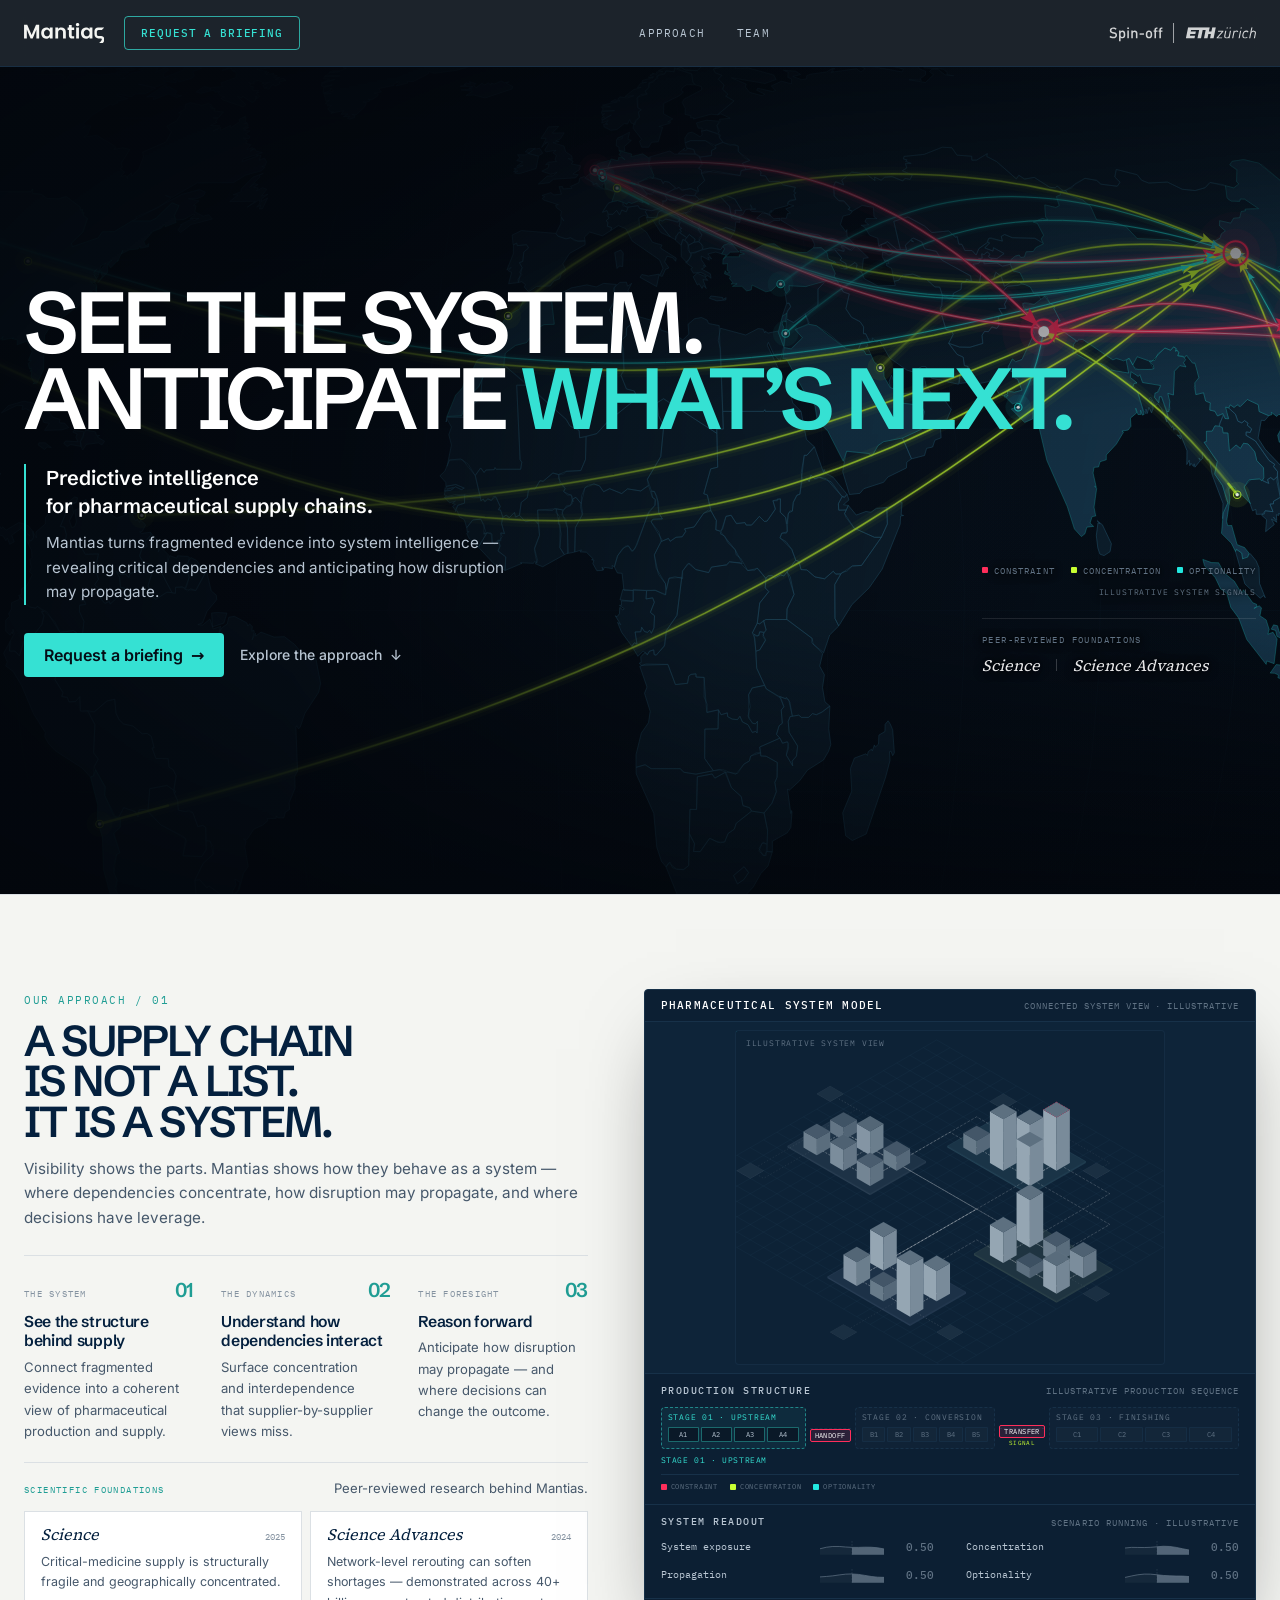
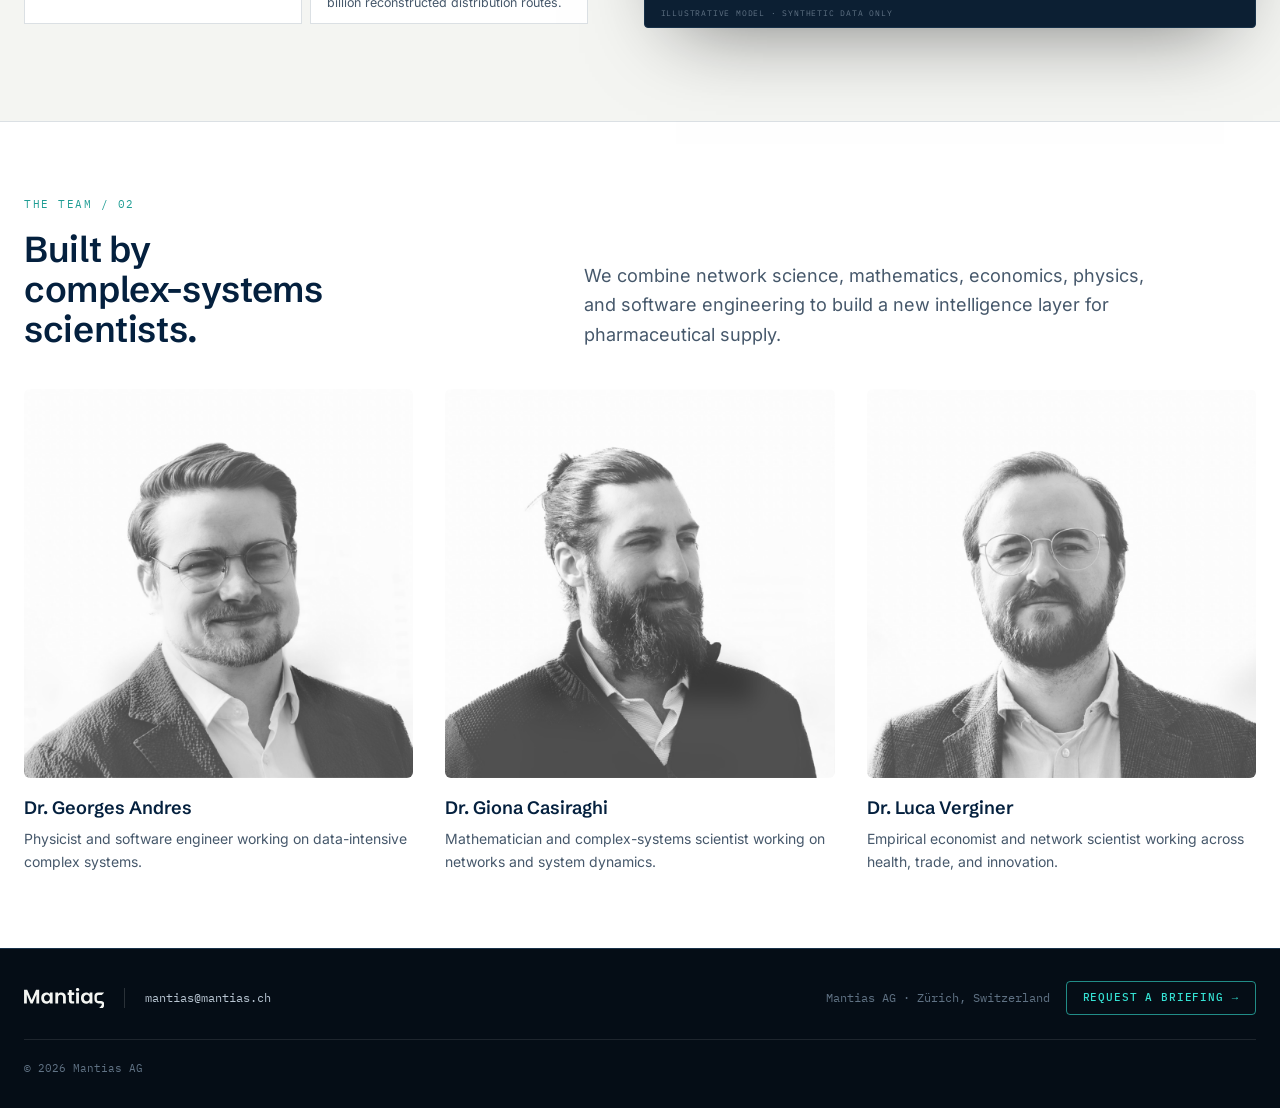
<file: index.html>
<!doctype html>
<html lang="en">
  <head>
    <meta charset="UTF-8" />
    <link rel="icon" type="image/svg+xml" href="/favicon.svg" />
    <meta name="viewport" content="width=device-width, initial-scale=1.0" />
    <title>Mantias — Predictive intelligence for pharmaceutical supply chains</title>
    <meta
      name="description"
      content="Mantias is an ETH Zürich spin-off building predictive intelligence for pharmaceutical supply chains. Built on peer-reviewed research in complex systems and network science."
    />
    <meta property="og:title" content="Mantias — Predictive intelligence for pharmaceutical supply chains" />
    <meta
      property="og:description"
      content="An ETH Zürich spin-off building predictive intelligence for pharmaceutical supply chains."
    />
    <meta property="og:type" content="website" />
    <meta property="og:url" content="https://mantias.ch/" />

    <script type="application/ld+json">
      {
        "@context": "https://schema.org",
        "@type": "Organization",
        "name": "Mantias",
        "legalName": "Mantias AG",
        "url": "https://mantias.ch",
        "logo": "https://mantias.ch/images/mantias_logo.svg",
        "email": "mantias@mantias.ch",
        "description": "Mantias is an ETH Zürich spin-off building predictive intelligence for pharmaceutical supply chains.",
        "foundingLocation": {
          "@type": "Place",
          "address": { "@type": "PostalAddress", "addressLocality": "Zürich", "addressCountry": "CH" }
        },
        "founder": [
          { "@type": "Person", "name": "Luca Verginer", "sameAs": "https://www.linkedin.com/in/luca-verginer-66591b28/" },
          { "@type": "Person", "name": "Georges Andres", "sameAs": "https://www.linkedin.com/in/georges-andres-a06ab224a/" },
          { "@type": "Person", "name": "Giona Casiraghi", "sameAs": "https://www.linkedin.com/in/gionacasiraghi/" }
        ]
      }
    </script>

    <script defer src="https://cloud.umami.is/script.js" data-website-id="dc8286c4-5a3e-49ed-8c10-e4fdf9d73ea3"></script>
    <script type="module" crossorigin src="/assets/index-BhKurQ3x.js"></script>
    <link rel="stylesheet" crossorigin href="/assets/index-B_4P_Tpu.css">
  </head>
  <body>
    <div id="root"></div>
  </body>
</html>
</file>
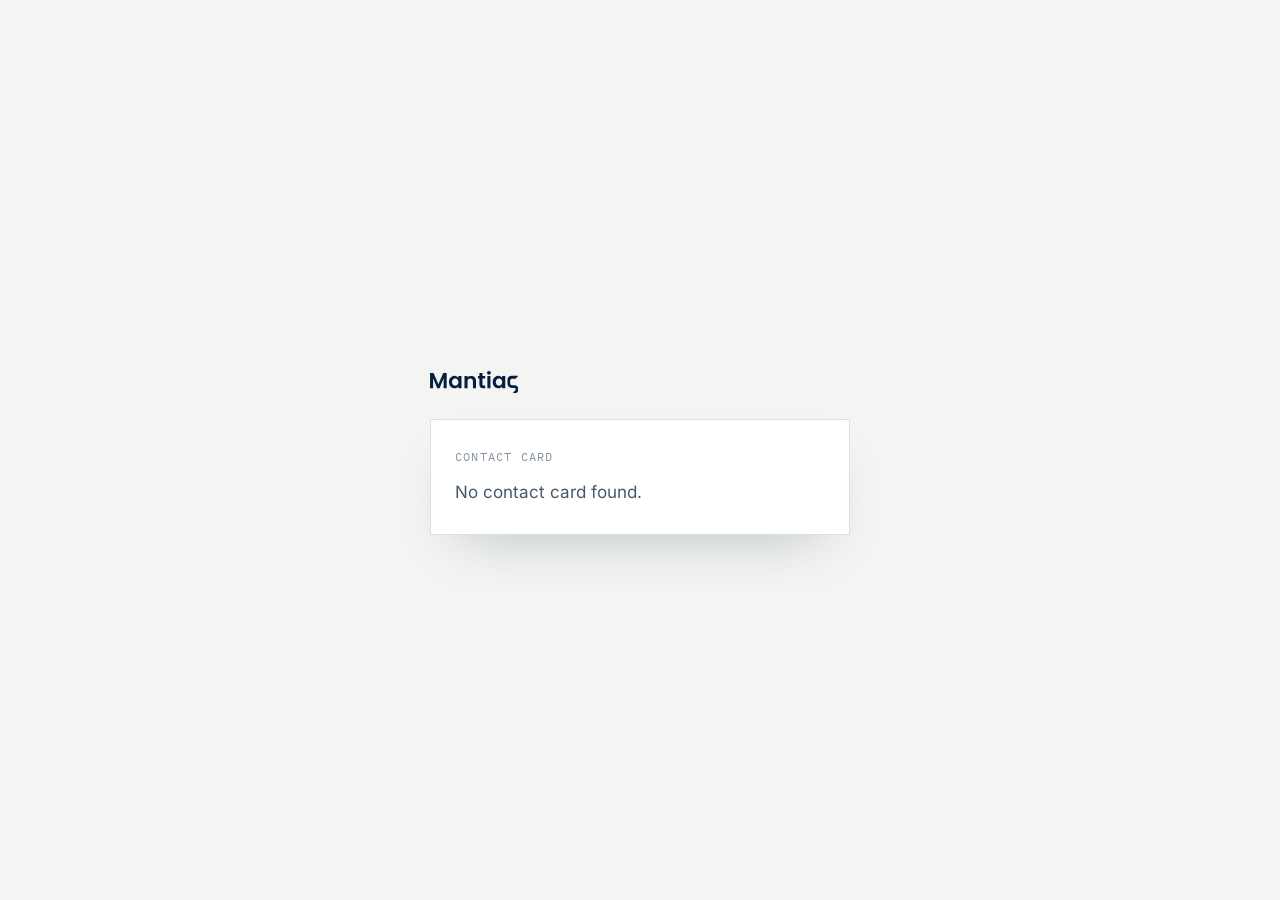
<file: v/index.html>
<!doctype html>
<html lang="en">
<head>
<meta charset="utf-8">
<meta http-equiv="Content-Security-Policy" content="default-src 'none'; script-src 'self'; style-src 'sha256-qaWipIee/IRAp9BEK267mZz+lrnfoMO/xZmXtQ6Xp0w='; img-src 'self'; font-src 'self'; connect-src 'none'; form-action 'none'; base-uri 'none'; object-src 'none'">
<meta name="referrer" content="no-referrer">
<meta name="robots" content="noindex, nofollow">
<meta name="viewport" content="width=device-width, initial-scale=1, viewport-fit=cover">
<meta name="format-detection" content="telephone=no">
<meta name="theme-color" content="#f4f5f2" media="(prefers-color-scheme: light)">
<meta name="theme-color" content="#242c33" media="(prefers-color-scheme: dark)">
<title>Contact card</title>
<link rel="icon" type="image/svg+xml" href="/favicon.svg">
<link rel="preload" href="/v/fonts/instrument-sans-latin-wght-normal.woff2" as="font" type="font/woff2" crossorigin>
<link rel="preload" href="/v/fonts/inter-latin-wght-normal.woff2" as="font" type="font/woff2" crossorigin>
<style>
/* Fonts: self-hosted latin subsets (Fontsource), per design-system decision 0002. */
@font-face{font-family:'Instrument Sans Variable';font-style:normal;font-display:swap;font-weight:400 700;src:url(/v/fonts/instrument-sans-latin-wght-normal.woff2) format('woff2-variations')}
@font-face{font-family:'Inter Variable';font-style:normal;font-display:swap;font-weight:100 900;src:url(/v/fonts/inter-latin-wght-normal.woff2) format('woff2-variations')}
@font-face{font-family:'IBM Plex Mono';font-style:normal;font-display:swap;font-weight:400;src:url(/v/fonts/ibm-plex-mono-latin-400-normal.woff2) format('woff2')}
/* Tokens: values mirror @mantias-dev/tokens semantic.css (this page is static and cannot import the private package). */
:root{color-scheme:light;
--mantias-font-display:'Instrument Sans Variable',ui-sans-serif,system-ui,sans-serif;
--mantias-font-body:'Inter Variable',ui-sans-serif,system-ui,sans-serif;
--mantias-font-mono:'IBM Plex Mono',ui-monospace,'SF Mono',monospace;
--mantias-color-surface-page:#f4f5f2;--mantias-color-surface-card:#fff;--mantias-color-surface-ink:#04203e;
--mantias-color-ink:#04203e;--mantias-color-ink-soft:#46586b;--mantias-color-ink-faint:#8593a1;--mantias-color-on-ink:#f4f5f2;
--mantias-color-accent:#1f9d94;--mantias-color-hairline:#dbe0e4;
--mantias-shadow-figure:0 24px 60px -32px rgba(4,32,62,.35);
--mantias-button-bg:#04203e;--mantias-button-fg:#fff;--mantias-focus-ring:#1f9d94;--mantias-selection-bg:#04203e;--mantias-selection-fg:#f4f5f2;
--mantias-ease-out:cubic-bezier(.22,1,.36,1);--mantias-duration-base:200ms}
[data-theme='dark']{color-scheme:dark;
--mantias-color-surface-page:#242c33;--mantias-color-surface-card:#1b2329;--mantias-color-surface-ink:#e9edf0;
--mantias-color-ink:#e9edf0;--mantias-color-ink-soft:#b2bbc2;--mantias-color-ink-faint:#848e97;--mantias-color-on-ink:#242c33;
--mantias-color-accent:#58c8be;--mantias-color-hairline:#3a444c;
--mantias-button-bg:#e9edf0;--mantias-button-fg:#1b2329;--mantias-focus-ring:#58c8be;--mantias-selection-bg:#e9edf0;--mantias-selection-fg:#1b2329}
@media (prefers-color-scheme:dark){:root:not([data-theme='light']){color-scheme:dark;
--mantias-color-surface-page:#242c33;--mantias-color-surface-card:#1b2329;--mantias-color-surface-ink:#e9edf0;
--mantias-color-ink:#e9edf0;--mantias-color-ink-soft:#b2bbc2;--mantias-color-ink-faint:#848e97;--mantias-color-on-ink:#242c33;
--mantias-color-accent:#58c8be;--mantias-color-hairline:#3a444c;
--mantias-button-bg:#e9edf0;--mantias-button-fg:#1b2329;--mantias-focus-ring:#58c8be;--mantias-selection-bg:#e9edf0;--mantias-selection-fg:#1b2329}}
*{box-sizing:border-box}
html,body{margin:0;background:var(--mantias-color-surface-page);color:var(--mantias-color-ink)}
body{font-family:var(--mantias-font-body);font-size:.95rem;line-height:1.5;-webkit-font-smoothing:antialiased;text-rendering:optimizeLegibility;min-height:100vh;min-height:100dvh;display:flex;flex-direction:column;align-items:center;justify-content:center;padding:calc(24px + env(safe-area-inset-top)) calc(24px + env(safe-area-inset-right)) calc(24px + env(safe-area-inset-bottom)) calc(24px + env(safe-area-inset-left))}
::selection{background:var(--mantias-selection-bg);color:var(--mantias-selection-fg)}
:focus-visible{outline:2px solid var(--mantias-focus-ring);outline-offset:2px}
[hidden]{display:none!important}
main{width:100%;max-width:420px}
.brand{display:flex;align-items:center;margin:0 0 20px}
.wordmark{display:inline-flex;align-items:center;color:var(--mantias-color-ink);padding:6px 0}
.wordmark svg{height:22px;width:auto;fill:currentColor;display:block}
.card{background:var(--mantias-color-surface-card);border:1px solid var(--mantias-color-hairline);border-radius:0;box-shadow:var(--mantias-shadow-figure);padding:28px 24px}
.label{font-family:var(--mantias-font-mono);font-size:.75rem;font-weight:400;letter-spacing:.1em;text-transform:uppercase;color:var(--mantias-color-ink-faint);margin:0 0 14px}
h1{font-family:var(--mantias-font-display);font-size:1.75rem;line-height:1.15;font-weight:600;letter-spacing:-.025em;margin:0;overflow-wrap:anywhere}
.role{margin:6px 0 0;font-size:1.0625rem;line-height:1.35;color:var(--mantias-color-ink-soft);overflow-wrap:anywhere}
.rows{display:grid;gap:1px;background:var(--mantias-color-hairline);border-top:1px solid var(--mantias-color-hairline);border-bottom:1px solid var(--mantias-color-hairline);margin:22px 0 0;padding:0}
.rows:empty{display:none}
.row{display:grid;grid-template-columns:72px 1fr;gap:12px;align-items:baseline;background:var(--mantias-color-surface-card);padding:11px 0;margin:0}
.row dt{font-family:var(--mantias-font-mono);font-size:.75rem;letter-spacing:.1em;text-transform:uppercase;color:var(--mantias-color-ink-faint)}
.row dd{margin:0;font-size:1.0625rem;line-height:1.35;font-variant-numeric:tabular-nums;overflow-wrap:anywhere;white-space:pre-line}
.row a{color:var(--mantias-color-ink);text-decoration:none;transition:color var(--mantias-duration-base) var(--mantias-ease-out)}
.row a:hover,.row a:active{color:var(--mantias-color-accent)}
.add{display:inline-flex;width:100%;align-items:center;justify-content:center;gap:8px;margin:24px 0 0;padding:.875rem 1.5rem;min-height:48px;border:0;border-radius:0;background:var(--mantias-button-bg);color:var(--mantias-button-fg);font-family:var(--mantias-font-body);font-size:1rem;font-weight:600;line-height:1.2;cursor:pointer;-webkit-tap-highlight-color:transparent;-webkit-user-select:none;user-select:none;transition:transform var(--mantias-duration-base) var(--mantias-ease-out)}
.add:hover{transform:translateY(-2px)}
.add .glyph{transition:transform var(--mantias-duration-base) var(--mantias-ease-out)}
.add:hover .glyph{transform:translateX(2px)}
.status{margin:14px 0 0;font-size:.8125rem;line-height:1.5;color:var(--mantias-color-ink-soft);text-align:center;min-height:1.5em}
.fallback{display:block;margin:6px 0 0;font-size:.8125rem;color:var(--mantias-color-ink-soft);text-align:center;text-decoration:underline;text-underline-offset:2px;transition:color var(--mantias-duration-base) var(--mantias-ease-out)}
.fallback:hover{color:var(--mantias-color-ink)}
.empty{margin:0;font-size:1.0625rem;color:var(--mantias-color-ink-soft)}
@media (prefers-reduced-motion:reduce){*{transition-duration:.001ms!important}}
</style>
</head>
<body>
<main>
  <header class="brand">
    <a class="wordmark" href="https://mantias.ch/" aria-label="Mantias — home">
      <svg viewBox="0 0 296.51 73.76" aria-hidden="true"><path d="M55.92,6.46v51.08h-10.25V24.32l-13.68,33.23h-7.76L10.47,24.32v33.23H.23V6.46h11.64l16.25,37.98L44.36,6.46h11.56Z"/><path d="M65.84,26.22c1.63-3.17,3.85-5.61,6.66-7.32,2.8-1.71,5.94-2.56,9.4-2.56,3.02,0,5.67.61,7.94,1.83,2.27,1.22,4.09,2.76,5.45,4.61v-5.78h10.32v40.54h-10.32v-5.93c-1.32,1.9-3.14,3.48-5.45,4.72-2.32,1.24-4.99,1.87-8.01,1.87-3.42,0-6.53-.88-9.33-2.63-2.81-1.76-5.03-4.23-6.66-7.43-1.64-3.19-2.45-6.87-2.45-11.01s.82-7.73,2.45-10.9ZM93.83,30.87c-.98-1.78-2.29-3.15-3.95-4.1-1.66-.95-3.44-1.43-5.34-1.43s-3.66.46-5.27,1.39c-1.61.93-2.92,2.28-3.92,4.06-1,1.78-1.5,3.89-1.5,6.33s.5,4.57,1.5,6.4c1,1.83,2.32,3.23,3.95,4.21,1.63.98,3.38,1.46,5.23,1.46s3.68-.48,5.34-1.43c1.66-.95,2.98-2.32,3.95-4.1.98-1.78,1.46-3.92,1.46-6.4s-.49-4.62-1.46-6.4Z"/><path d="M149.81,20.99c2.98,3.05,4.46,7.31,4.46,12.77v23.78h-10.25v-22.39c0-3.22-.81-5.7-2.42-7.43-1.61-1.73-3.81-2.6-6.59-2.6s-5.06.87-6.7,2.6c-1.64,1.73-2.45,4.21-2.45,7.43v22.39h-10.25V17h10.25v5.05c1.37-1.76,3.11-3.13,5.23-4.13,2.12-1,4.45-1.5,6.99-1.5,4.83,0,8.73,1.53,11.71,4.57Z"/><path d="M175.94,25.42v19.61c0,1.37.33,2.35.99,2.96.66.61,1.77.92,3.33.92h4.76v8.64h-6.44c-8.64,0-12.95-4.2-12.95-12.59v-19.54h-4.83v-8.42h4.83V6.97h10.32v10.03h9.08v8.42h-9.08Z"/><path d="M193.1,10.45c-1.2-1.15-1.79-2.57-1.79-4.28s.6-3.13,1.79-4.28c1.19-1.15,2.7-1.72,4.5-1.72s3.3.57,4.5,1.72c1.2,1.15,1.79,2.57,1.79,4.28s-.6,3.14-1.79,4.28c-1.2,1.15-2.7,1.72-4.5,1.72s-3.31-.57-4.5-1.72ZM202.65,17v40.54h-10.25V17h10.25Z"/><path d="M212.57,26.22c1.63-3.17,3.85-5.61,6.66-7.32,2.8-1.71,5.94-2.56,9.4-2.56,3.02,0,5.67.61,7.94,1.83,2.27,1.22,4.09,2.76,5.45,4.61v-5.78h10.32v40.54h-10.32v-5.93c-1.32,1.9-3.14,3.48-5.45,4.72-2.32,1.24-4.99,1.87-8.01,1.87-3.42,0-6.53-.88-9.33-2.63-2.81-1.76-5.03-4.23-6.66-7.43-1.64-3.19-2.45-6.87-2.45-11.01s.82-7.73,2.45-10.9ZM240.56,30.87c-.98-1.78-2.29-3.15-3.95-4.1-1.66-.95-3.44-1.43-5.34-1.43s-3.66.46-5.27,1.39c-1.61.93-2.92,2.28-3.92,4.06-1,1.78-1.5,3.89-1.5,6.33s.5,4.57,1.5,6.4c1,1.83,2.32,3.23,3.95,4.21,1.63.98,3.38,1.46,5.23,1.46s3.68-.48,5.34-1.43c1.66-.95,2.98-2.32,3.95-4.1.98-1.78,1.46-3.92,1.46-6.4s-.49-4.62-1.46-6.4Z"/><path d="M290.29,73.76h-13.13l6.74-6.76c2.66-2.99,3.26-5.11,3.26-5.86v-.14c0-1.8-1.29-3.8-4.94-3.8l-7.77.05c-7.88-.21-14.58-6.77-14.59-15.48l-.02-12.35c-.01-7.31,5.92-13.25,13.23-13.24l23.29.03-9.45,9.47-12.32.02c-2.71,0-5.91,3.21-5.9,5.92l.03,9.54c.01,3.72,2.69,6.54,6.11,6.57l9.92.08c6.37.05,11.28,5.48,11.73,12.36.27,4.18-.94,7.55-3.35,10.38l-2.83,3.21Z"/></svg>
    </a>
  </header>
  <section id="card" class="card" hidden>
    <p class="label">Contact card</p>
    <h1 id="name"></h1>
    <p id="role" class="role" hidden></p>
    <dl id="details" class="rows"></dl>
    <button id="add" class="add" type="button">Add to contacts <span class="glyph" aria-hidden="true">→</span></button>
    <p id="status" class="status" aria-live="polite"></p>
    <a id="fallback" class="fallback" hidden>Download the .vcf file</a>
  </section>
  <section id="empty" class="card" hidden>
    <p class="label">Contact card</p>
    <p class="empty">No contact card found.</p>
  </section>
  <noscript><section class="card"><p class="empty">This contact card needs JavaScript.</p></section></noscript>
</main>
<script src="/v/v.js"></script>
</body>
</html>
</file>
<file: assets/index-B_4P_Tpu.css>
/*! tailwindcss v4.3.2 | MIT License | https://tailwindcss.com */
@layer properties{@supports (((-webkit-hyphens:none)) and (not (margin-trim:inline))) or ((-moz-orient:inline) and (not (color:rgb(from red r g b)))){*,:before,:after,::backdrop{--tw-rotate-x:initial;--tw-rotate-y:initial;--tw-rotate-z:initial;--tw-skew-x:initial;--tw-skew-y:initial;--tw-border-style:solid;--tw-leading:initial;--tw-font-weight:initial;--tw-tracking:initial;--tw-shadow:0 0 #0000;--tw-shadow-color:initial;--tw-shadow-alpha:100%;--tw-inset-shadow:0 0 #0000;--tw-inset-shadow-color:initial;--tw-inset-shadow-alpha:100%;--tw-ring-color:initial;--tw-ring-shadow:0 0 #0000;--tw-inset-ring-color:initial;--tw-inset-ring-shadow:0 0 #0000;--tw-ring-inset:initial;--tw-ring-offset-width:0px;--tw-ring-offset-color:#fff;--tw-ring-offset-shadow:0 0 #0000;--tw-blur:initial;--tw-brightness:initial;--tw-contrast:initial;--tw-grayscale:initial;--tw-hue-rotate:initial;--tw-invert:initial;--tw-opacity:initial;--tw-saturate:initial;--tw-sepia:initial;--tw-drop-shadow:initial;--tw-drop-shadow-color:initial;--tw-drop-shadow-alpha:100%;--tw-drop-shadow-size:initial;--tw-backdrop-blur:initial;--tw-backdrop-brightness:initial;--tw-backdrop-contrast:initial;--tw-backdrop-grayscale:initial;--tw-backdrop-hue-rotate:initial;--tw-backdrop-invert:initial;--tw-backdrop-opacity:initial;--tw-backdrop-saturate:initial;--tw-backdrop-sepia:initial;--tw-duration:initial;--tw-ease:initial;--tw-translate-x:0;--tw-translate-y:0;--tw-translate-z:0}}}@layer theme{:root,:host{--font-sans:ui-sans-serif, system-ui, sans-serif, "Apple Color Emoji", "Segoe UI Emoji", "Segoe UI Symbol", "Noto Color Emoji";--font-serif:"Source Serif 4 Variable", ui-serif, Georgia, serif;--font-mono:"IBM Plex Mono", ui-monospace, "SF Mono", monospace;--color-white:#fff;--spacing:.25rem;--container-xs:20rem;--container-lg:32rem;--container-xl:36rem;--container-2xl:42rem;--container-6xl:72rem;--container-7xl:80rem;--text-xs:.75rem;--text-xs--line-height:calc(1 / .75);--text-sm:.875rem;--text-sm--line-height:calc(1.25 / .875);--text-base:1rem;--text-base--line-height:calc(1.5 / 1);--text-lg:1.125rem;--text-lg--line-height:calc(1.75 / 1.125);--text-xl:1.25rem;--text-xl--line-height:calc(1.75 / 1.25);--text-2xl:1.5rem;--text-2xl--line-height:calc(2 / 1.5);--text-3xl:1.875rem;--text-3xl--line-height:calc(2.25 / 1.875);--text-4xl:2.25rem;--text-4xl--line-height:calc(2.5 / 2.25);--font-weight-medium:500;--font-weight-semibold:600;--leading-tight:1.25;--leading-snug:1.375;--leading-relaxed:1.625;--radius-sm:.25rem;--radius-md:.375rem;--ease-in-out:cubic-bezier(.4, 0, .2, 1);--blur-md:12px;--default-transition-duration:.15s;--default-transition-timing-function:cubic-bezier(.4, 0, .2, 1);--default-font-family:var(--font-sans);--default-mono-font-family:var(--font-mono);--font-display:"Schibsted Grotesk Variable", ui-sans-serif, system-ui, sans-serif;--font-body:"Inter Variable", ui-sans-serif, system-ui, sans-serif;--color-paper:#f4f5f2;--color-surface:#fff;--color-ink:#04203e;--color-ink-soft:#46586b;--color-ink-faint:#8593a1;--color-hairline:#dbe0e4;--color-console:#050d16;--color-console-panel:#0a1928;--color-console-line:#173149;--color-console-text:#b9c6d3;--color-console-faint:#607284;--color-risk-low:#35e1d3;--color-risk-mid:#c8f33d;--color-risk-high:#ff3b72;--color-signal:#1f9d94;--color-signal-soft:#35b6ac;--color-signal-vivid:#35e1d3}}@layer base{*,:after,:before,::backdrop{box-sizing:border-box;border:0 solid;margin:0;padding:0}::file-selector-button{box-sizing:border-box;border:0 solid;margin:0;padding:0}html,:host{-webkit-text-size-adjust:100%;tab-size:4;line-height:1.5;font-family:var(--default-font-family,ui-sans-serif, system-ui, sans-serif, "Apple Color Emoji", "Segoe UI Emoji", "Segoe UI Symbol", "Noto Color Emoji");font-feature-settings:var(--default-font-feature-settings,normal);font-variation-settings:var(--default-font-variation-settings,normal);-webkit-tap-highlight-color:transparent}hr{height:0;color:inherit;border-top-width:1px}abbr:where([title]){-webkit-text-decoration:underline dotted;text-decoration:underline dotted}h1,h2,h3,h4,h5,h6{font-size:inherit;font-weight:inherit}a{color:inherit;-webkit-text-decoration:inherit;-webkit-text-decoration:inherit;-webkit-text-decoration:inherit;-webkit-text-decoration:inherit;text-decoration:inherit}b,strong{font-weight:bolder}code,kbd,samp,pre{font-family:var(--default-mono-font-family,ui-monospace, SFMono-Regular, Menlo, Monaco, Consolas, "Liberation Mono", "Courier New", monospace);font-feature-settings:var(--default-mono-font-feature-settings,normal);font-variation-settings:var(--default-mono-font-variation-settings,normal);font-size:1em}small{font-size:80%}sub,sup{vertical-align:baseline;font-size:75%;line-height:0;position:relative}sub{bottom:-.25em}sup{top:-.5em}table{text-indent:0;border-color:inherit;border-collapse:collapse}:-moz-focusring{outline:auto}progress{vertical-align:baseline}summary{display:list-item}ol,ul,menu{list-style:none}img,svg,video,canvas,audio,iframe,embed,object{vertical-align:middle;display:block}img,video{max-width:100%;height:auto}button,input,select,optgroup,textarea{font:inherit;font-feature-settings:inherit;font-variation-settings:inherit;letter-spacing:inherit;color:inherit;opacity:1;background-color:#0000;border-radius:0}::file-selector-button{font:inherit;font-feature-settings:inherit;font-variation-settings:inherit;letter-spacing:inherit;color:inherit;opacity:1;background-color:#0000;border-radius:0}:where(select:is([multiple],[size])) optgroup{font-weight:bolder}:where(select:is([multiple],[size])) optgroup option{padding-inline-start:20px}::file-selector-button{margin-inline-end:4px}::placeholder{opacity:1}@supports (not ((-webkit-appearance:-apple-pay-button))) or (contain-intrinsic-size:1px){::placeholder{color:currentColor}@supports (color:color-mix(in lab, red, red)){::placeholder{color:color-mix(in oklab, currentcolor 50%, transparent)}}}textarea{resize:vertical}::-webkit-search-decoration{-webkit-appearance:none}::-webkit-date-and-time-value{min-height:1lh;text-align:inherit}::-webkit-datetime-edit{display:inline-flex}::-webkit-datetime-edit-fields-wrapper{padding:0}::-webkit-datetime-edit{padding-block:0}::-webkit-datetime-edit-year-field{padding-block:0}::-webkit-datetime-edit-month-field{padding-block:0}::-webkit-datetime-edit-day-field{padding-block:0}::-webkit-datetime-edit-hour-field{padding-block:0}::-webkit-datetime-edit-minute-field{padding-block:0}::-webkit-datetime-edit-second-field{padding-block:0}::-webkit-datetime-edit-millisecond-field{padding-block:0}::-webkit-datetime-edit-meridiem-field{padding-block:0}::-webkit-calendar-picker-indicator{line-height:1}:-moz-ui-invalid{box-shadow:none}button,input:where([type=button],[type=reset],[type=submit]){appearance:button}::file-selector-button{appearance:button}::-webkit-inner-spin-button{height:auto}::-webkit-outer-spin-button{height:auto}[hidden]:where(:not([hidden=until-found])){display:none!important}html{scroll-behavior:smooth}html,body{overflow-x:clip}body{background:var(--color-paper);color:var(--color-ink);font-family:var(--font-body);-webkit-font-smoothing:antialiased;text-rendering:optimizelegibility}::selection{background:var(--color-signal-vivid);color:var(--color-console)}:focus-visible{outline:2px solid var(--color-signal-vivid);outline-offset:2px}p{text-wrap:pretty}}@layer components;@layer utilities{.pointer-events-none{pointer-events:none}.collapse{visibility:collapse}.visible{visibility:visible}.absolute{position:absolute}.relative{position:relative}.static{position:static}.sticky{position:sticky}.inset-0{inset:0}.inset-x-0{inset-inline:0}.top-0{top:0}.top-1\/2{top:50%}.right-0{right:0}.left-0{left:0}.isolate{isolation:isolate}.z-20{z-index:20}.z-50{z-index:50}.mx-auto{margin-inline:auto}.mt-0\.5{margin-top:calc(var(--spacing) * .5)}.mt-1{margin-top:var(--spacing)}.mt-1\.5{margin-top:calc(var(--spacing) * 1.5)}.mt-2{margin-top:calc(var(--spacing) * 2)}.mt-3{margin-top:calc(var(--spacing) * 3)}.mt-3\.5{margin-top:calc(var(--spacing) * 3.5)}.mt-4{margin-top:calc(var(--spacing) * 4)}.mt-5{margin-top:calc(var(--spacing) * 5)}.mt-6{margin-top:calc(var(--spacing) * 6)}.mt-7{margin-top:calc(var(--spacing) * 7)}.mb-10{margin-bottom:calc(var(--spacing) * 10)}.block{display:block}.flex{display:flex}.grid{display:grid}.hidden{display:none}.inline{display:inline}.inline-block{display:inline-block}.inline-flex{display:inline-flex}.aspect-square{aspect-ratio:1}.h-1\.5{height:calc(var(--spacing) * 1.5)}.h-2\.5{height:calc(var(--spacing) * 2.5)}.h-3{height:calc(var(--spacing) * 3)}.h-5{height:calc(var(--spacing) * 5)}.h-auto{height:auto}.h-full{height:100%}.min-h-\[calc\(100svh-73px\)\]{min-height:calc(100svh - 73px)}.w-1\.5{width:calc(var(--spacing) * 1.5)}.w-2\.5{width:calc(var(--spacing) * 2.5)}.w-10{width:calc(var(--spacing) * 10)}.w-16{width:calc(var(--spacing) * 16)}.w-auto{width:auto}.w-full{width:100%}.w-px{width:1px}.max-w-2xl{max-width:var(--container-2xl)}.max-w-6xl{max-width:var(--container-6xl)}.max-w-7xl{max-width:var(--container-7xl)}.max-w-140{max-width:calc(var(--spacing) * 140)}.max-w-\[430px\]{max-width:430px}.max-w-lg{max-width:var(--container-lg)}.max-w-xl{max-width:var(--container-xl)}.max-w-xs{max-width:var(--container-xs)}.min-w-0{min-width:0}.min-w-\[860px\]{min-width:860px}.flex-1{flex:1}.shrink-0{flex-shrink:0}.transform{transform:var(--tw-rotate-x,) var(--tw-rotate-y,) var(--tw-rotate-z,) var(--tw-skew-x,) var(--tw-skew-y,)}.scroll-mt-\[73px\]{scroll-margin-top:73px}.grid-cols-1{grid-template-columns:repeat(1,minmax(0,1fr))}.flex-col{flex-direction:column}.flex-wrap{flex-wrap:wrap}.items-baseline{align-items:baseline}.items-center{align-items:center}.items-start{align-items:flex-start}.items-stretch{align-items:stretch}.justify-between{justify-content:space-between}.justify-center{justify-content:center}.gap-1{gap:var(--spacing)}.gap-1\.5{gap:calc(var(--spacing) * 1.5)}.gap-2{gap:calc(var(--spacing) * 2)}.gap-2\.5{gap:calc(var(--spacing) * 2.5)}.gap-3{gap:calc(var(--spacing) * 3)}.gap-4{gap:calc(var(--spacing) * 4)}.gap-5{gap:calc(var(--spacing) * 5)}.gap-6{gap:calc(var(--spacing) * 6)}.gap-7{gap:calc(var(--spacing) * 7)}.gap-8{gap:calc(var(--spacing) * 8)}.gap-10{gap:calc(var(--spacing) * 10)}.gap-12{gap:calc(var(--spacing) * 12)}.gap-14{gap:calc(var(--spacing) * 14)}.gap-\[2px\]{gap:2px}.gap-x-3{column-gap:calc(var(--spacing) * 3)}.gap-x-4{column-gap:calc(var(--spacing) * 4)}.gap-x-5{column-gap:calc(var(--spacing) * 5)}.gap-x-7{column-gap:calc(var(--spacing) * 7)}.gap-x-8{column-gap:calc(var(--spacing) * 8)}.gap-x-10{column-gap:calc(var(--spacing) * 10)}.gap-y-1{row-gap:var(--spacing)}.gap-y-2{row-gap:calc(var(--spacing) * 2)}.gap-y-3{row-gap:calc(var(--spacing) * 3)}.gap-y-4{row-gap:calc(var(--spacing) * 4)}.gap-y-5{row-gap:calc(var(--spacing) * 5)}.self-stretch{align-self:stretch}.truncate{text-overflow:ellipsis;white-space:nowrap;overflow:hidden}.overflow-hidden{overflow:hidden}.rounded-\[1px\]{border-radius:1px}.rounded-\[2px\]{border-radius:2px}.rounded-full{border-radius:3.40282e38px}.rounded-md{border-radius:var(--radius-md)}.rounded-sm{border-radius:var(--radius-sm)}.border{border-style:var(--tw-border-style);border-width:1px}.border-y{border-block-style:var(--tw-border-style);border-block-width:1px}.border-t{border-top-style:var(--tw-border-style);border-top-width:1px}.border-b{border-bottom-style:var(--tw-border-style);border-bottom-width:1px}.border-l-2{border-left-style:var(--tw-border-style);border-left-width:2px}.border-dashed{--tw-border-style:dashed;border-style:dashed}.border-console-line{border-color:var(--color-console-line)}.border-console-line\/70{border-color:#173149b3}@supports (color:color-mix(in lab, red, red)){.border-console-line\/70{border-color:color-mix(in oklab, var(--color-console-line) 70%, transparent)}}.border-console-line\/80{border-color:#173149cc}@supports (color:color-mix(in lab, red, red)){.border-console-line\/80{border-color:color-mix(in oklab, var(--color-console-line) 80%, transparent)}}.border-hairline{border-color:var(--color-hairline)}.border-signal-vivid{border-color:var(--color-signal-vivid)}.border-signal-vivid\/40{border-color:#35e1d366}@supports (color:color-mix(in lab, red, red)){.border-signal-vivid\/40{border-color:color-mix(in oklab, var(--color-signal-vivid) 40%, transparent)}}.border-signal-vivid\/50{border-color:#35e1d380}@supports (color:color-mix(in lab, red, red)){.border-signal-vivid\/50{border-color:color-mix(in oklab, var(--color-signal-vivid) 50%, transparent)}}.border-signal-vivid\/60{border-color:#35e1d399}@supports (color:color-mix(in lab, red, red)){.border-signal-vivid\/60{border-color:color-mix(in oklab, var(--color-signal-vivid) 60%, transparent)}}.border-signal-vivid\/70{border-color:#35e1d3b3}@supports (color:color-mix(in lab, red, red)){.border-signal-vivid\/70{border-color:color-mix(in oklab, var(--color-signal-vivid) 70%, transparent)}}.border-white\/10{border-color:#ffffff1a}@supports (color:color-mix(in lab, red, red)){.border-white\/10{border-color:color-mix(in oklab, var(--color-white) 10%, transparent)}}.bg-\[\#0c1f33\]{background-color:#0c1f33}.bg-\[\#0d2236\]{background-color:#0d2236}.bg-\[\#0e2439\]{background-color:#0e2439}.bg-console{background-color:var(--color-console)}.bg-console-panel{background-color:var(--color-console-panel)}.bg-console\/90{background-color:#050d16e6}@supports (color:color-mix(in lab, red, red)){.bg-console\/90{background-color:color-mix(in oklab, var(--color-console) 90%, transparent)}}.bg-paper{background-color:var(--color-paper)}.bg-risk-high{background-color:var(--color-risk-high)}.bg-risk-low{background-color:var(--color-risk-low)}.bg-risk-mid{background-color:var(--color-risk-mid)}.bg-signal-vivid{background-color:var(--color-signal-vivid)}.bg-signal-vivid\/\[0\.06\]{background-color:#35e1d30f}@supports (color:color-mix(in lab, red, red)){.bg-signal-vivid\/\[0\.06\]{background-color:color-mix(in oklab, var(--color-signal-vivid) 6%, transparent)}}.bg-surface{background-color:var(--color-surface)}.bg-white\/15{background-color:#ffffff26}@supports (color:color-mix(in lab, red, red)){.bg-white\/15{background-color:color-mix(in oklab, var(--color-white) 15%, transparent)}}.bg-white\/20{background-color:#fff3}@supports (color:color-mix(in lab, red, red)){.bg-white\/20{background-color:color-mix(in oklab, var(--color-white) 20%, transparent)}}.bg-white\/\[0\.02\]{background-color:#ffffff05}@supports (color:color-mix(in lab, red, red)){.bg-white\/\[0\.02\]{background-color:color-mix(in oklab, var(--color-white) 2%, transparent)}}.bg-white\/\[0\.015\]{background-color:#ffffff04}@supports (color:color-mix(in lab, red, red)){.bg-white\/\[0\.015\]{background-color:color-mix(in oklab, var(--color-white) 1.5%, transparent)}}.object-cover{object-fit:cover}.p-6{padding:calc(var(--spacing) * 6)}.p-7{padding:calc(var(--spacing) * 7)}.px-1{padding-inline:var(--spacing)}.px-1\.5{padding-inline:calc(var(--spacing) * 1.5)}.px-2{padding-inline:calc(var(--spacing) * 2)}.px-4{padding-inline:calc(var(--spacing) * 4)}.px-5{padding-inline:calc(var(--spacing) * 5)}.px-6{padding-inline:calc(var(--spacing) * 6)}.py-0\.5{padding-block:calc(var(--spacing) * .5)}.py-1\.5{padding-block:calc(var(--spacing) * 1.5)}.py-2{padding-block:calc(var(--spacing) * 2)}.py-2\.5{padding-block:calc(var(--spacing) * 2.5)}.py-4{padding-block:calc(var(--spacing) * 4)}.py-8{padding-block:calc(var(--spacing) * 8)}.py-10{padding-block:calc(var(--spacing) * 10)}.py-12{padding-block:calc(var(--spacing) * 12)}.py-20{padding-block:calc(var(--spacing) * 20)}.py-\[3px\]{padding-block:3px}.pt-1{padding-top:var(--spacing)}.pt-1\.5{padding-top:calc(var(--spacing) * 1.5)}.pt-2\.5{padding-top:calc(var(--spacing) * 2.5)}.pt-3\.5{padding-top:calc(var(--spacing) * 3.5)}.pt-4{padding-top:calc(var(--spacing) * 4)}.pt-5{padding-top:calc(var(--spacing) * 5)}.pr-3{padding-right:calc(var(--spacing) * 3)}.pb-1\.5{padding-bottom:calc(var(--spacing) * 1.5)}.pb-3{padding-bottom:calc(var(--spacing) * 3)}.pl-2\.5{padding-left:calc(var(--spacing) * 2.5)}.pl-5{padding-left:calc(var(--spacing) * 5)}.text-center{text-align:center}.text-left{text-align:left}.text-right{text-align:right}.font-display{font-family:var(--font-display)}.font-mono{font-family:var(--font-mono)}.font-serif{font-family:var(--font-serif)}.text-2xl{font-size:var(--text-2xl);line-height:var(--tw-leading,var(--text-2xl--line-height))}.text-3xl{font-size:var(--text-3xl);line-height:var(--tw-leading,var(--text-3xl--line-height))}.text-base{font-size:var(--text-base);line-height:var(--tw-leading,var(--text-base--line-height))}.text-lg{font-size:var(--text-lg);line-height:var(--tw-leading,var(--text-lg--line-height))}.text-sm{font-size:var(--text-sm);line-height:var(--tw-leading,var(--text-sm--line-height))}.text-xl{font-size:var(--text-xl);line-height:var(--tw-leading,var(--text-xl--line-height))}.text-xs{font-size:var(--text-xs);line-height:var(--tw-leading,var(--text-xs--line-height))}.text-\[0\.4rem\]{font-size:.4rem}.text-\[0\.5rem\]{font-size:.5rem}.text-\[0\.6rem\]{font-size:.6rem}.text-\[0\.7rem\]{font-size:.7rem}.text-\[0\.44rem\]{font-size:.44rem}.text-\[0\.46rem\]{font-size:.46rem}.text-\[0\.47rem\]{font-size:.47rem}.text-\[0\.52rem\]{font-size:.52rem}.text-\[0\.54rem\]{font-size:.54rem}.text-\[0\.55rem\]{font-size:.55rem}.text-\[0\.56rem\]{font-size:.56rem}.text-\[0\.58rem\]{font-size:.58rem}.text-\[0\.62rem\]{font-size:.62rem}.text-\[0\.65rem\]{font-size:.65rem}.text-\[0\.66rem\]{font-size:.66rem}.text-\[0\.67rem\]{font-size:.67rem}.text-\[0\.68rem\]{font-size:.68rem}.text-\[0\.78rem\]{font-size:.78rem}.text-\[0\.82rem\]{font-size:.82rem}.text-\[0\.95rem\]{font-size:.95rem}.text-\[0\.98rem\]{font-size:.98rem}.text-\[2\.6rem\]{font-size:2.6rem}.text-\[2rem\]{font-size:2rem}.leading-\[0\.88\]{--tw-leading:.88;line-height:.88}.leading-\[0\.94\]{--tw-leading:.94;line-height:.94}.leading-none{--tw-leading:1;line-height:1}.leading-relaxed{--tw-leading:var(--leading-relaxed);line-height:var(--leading-relaxed)}.leading-snug{--tw-leading:var(--leading-snug);line-height:var(--leading-snug)}.leading-tight{--tw-leading:var(--leading-tight);line-height:var(--leading-tight)}.font-medium{--tw-font-weight:var(--font-weight-medium);font-weight:var(--font-weight-medium)}.font-semibold{--tw-font-weight:var(--font-weight-semibold);font-weight:var(--font-weight-semibold)}.tracking-\[-0\.01em\]{--tw-tracking:-.01em;letter-spacing:-.01em}.tracking-\[-0\.02em\]{--tw-tracking:-.02em;letter-spacing:-.02em}.tracking-\[-0\.04em\]{--tw-tracking:-.04em;letter-spacing:-.04em}.tracking-\[-0\.045em\]{--tw-tracking:-.045em;letter-spacing:-.045em}.tracking-\[-0\.055em\]{--tw-tracking:-.055em;letter-spacing:-.055em}.tracking-\[0\.1em\]{--tw-tracking:.1em;letter-spacing:.1em}.tracking-\[0\.06em\]{--tw-tracking:.06em;letter-spacing:.06em}.tracking-\[0\.08em\]{--tw-tracking:.08em;letter-spacing:.08em}.tracking-\[0\.11em\]{--tw-tracking:.11em;letter-spacing:.11em}.tracking-\[0\.12em\]{--tw-tracking:.12em;letter-spacing:.12em}.tracking-\[0\.14em\]{--tw-tracking:.14em;letter-spacing:.14em}.tracking-\[0\.15em\]{--tw-tracking:.15em;letter-spacing:.15em}.tracking-\[0\.16em\]{--tw-tracking:.16em;letter-spacing:.16em}.text-console{color:var(--color-console)}.text-console-faint{color:var(--color-console-faint)}.text-console-text{color:var(--color-console-text)}.text-ink{color:var(--color-ink)}.text-ink-faint{color:var(--color-ink-faint)}.text-ink-soft{color:var(--color-ink-soft)}.text-paper{color:var(--color-paper)}.text-signal{color:var(--color-signal)}.text-signal-soft{color:var(--color-signal-soft)}.text-signal-vivid{color:var(--color-signal-vivid)}.text-white{color:var(--color-white)}.text-white\/90{color:#ffffffe6}@supports (color:color-mix(in lab, red, red)){.text-white\/90{color:color-mix(in oklab, var(--color-white) 90%, transparent)}}.uppercase{text-transform:uppercase}.italic{font-style:italic}.opacity-0{opacity:0}.opacity-80{opacity:.8}.opacity-100{opacity:1}.shadow-\[0_28px_80px_-32px_rgba\(0\,0\,0\,0\.55\)\]{--tw-shadow:0 28px 80px -32px var(--tw-shadow-color,#0000008c);box-shadow:var(--tw-inset-shadow), var(--tw-inset-ring-shadow), var(--tw-ring-offset-shadow), var(--tw-ring-shadow), var(--tw-shadow)}.ring{--tw-ring-shadow:var(--tw-ring-inset,) 0 0 0 calc(1px + var(--tw-ring-offset-width)) var(--tw-ring-color,currentcolor);box-shadow:var(--tw-inset-shadow), var(--tw-inset-ring-shadow), var(--tw-ring-offset-shadow), var(--tw-ring-shadow), var(--tw-shadow)}.brightness-0{--tw-brightness:brightness(0%);filter:var(--tw-blur,) var(--tw-brightness,) var(--tw-contrast,) var(--tw-grayscale,) var(--tw-hue-rotate,) var(--tw-invert,) var(--tw-saturate,) var(--tw-sepia,) var(--tw-drop-shadow,)}.grayscale{--tw-grayscale:grayscale(100%);filter:var(--tw-blur,) var(--tw-brightness,) var(--tw-contrast,) var(--tw-grayscale,) var(--tw-hue-rotate,) var(--tw-invert,) var(--tw-saturate,) var(--tw-sepia,) var(--tw-drop-shadow,)}.invert{--tw-invert:invert(100%);filter:var(--tw-blur,) var(--tw-brightness,) var(--tw-contrast,) var(--tw-grayscale,) var(--tw-hue-rotate,) var(--tw-invert,) var(--tw-saturate,) var(--tw-sepia,) var(--tw-drop-shadow,)}.filter{filter:var(--tw-blur,) var(--tw-brightness,) var(--tw-contrast,) var(--tw-grayscale,) var(--tw-hue-rotate,) var(--tw-invert,) var(--tw-saturate,) var(--tw-sepia,) var(--tw-drop-shadow,)}.backdrop-blur-md{--tw-backdrop-blur:blur(var(--blur-md));-webkit-backdrop-filter:var(--tw-backdrop-blur,) var(--tw-backdrop-brightness,) var(--tw-backdrop-contrast,) var(--tw-backdrop-grayscale,) var(--tw-backdrop-hue-rotate,) var(--tw-backdrop-invert,) var(--tw-backdrop-opacity,) var(--tw-backdrop-saturate,) var(--tw-backdrop-sepia,);backdrop-filter:var(--tw-backdrop-blur,) var(--tw-backdrop-brightness,) var(--tw-backdrop-contrast,) var(--tw-backdrop-grayscale,) var(--tw-backdrop-hue-rotate,) var(--tw-backdrop-invert,) var(--tw-backdrop-opacity,) var(--tw-backdrop-saturate,) var(--tw-backdrop-sepia,)}.transition-all{transition-property:all;transition-timing-function:var(--tw-ease,var(--default-transition-timing-function));transition-duration:var(--tw-duration,var(--default-transition-duration))}.transition-colors{transition-property:color,background-color,border-color,outline-color,text-decoration-color,fill,stroke,--tw-gradient-from,--tw-gradient-via,--tw-gradient-to;transition-timing-function:var(--tw-ease,var(--default-transition-timing-function));transition-duration:var(--tw-duration,var(--default-transition-duration))}.transition-opacity{transition-property:opacity;transition-timing-function:var(--tw-ease,var(--default-transition-timing-function));transition-duration:var(--tw-duration,var(--default-transition-duration))}.transition-transform{transition-property:transform,translate,scale,rotate;transition-timing-function:var(--tw-ease,var(--default-transition-timing-function));transition-duration:var(--tw-duration,var(--default-transition-duration))}.duration-200{--tw-duration:.2s;transition-duration:.2s}.duration-300{--tw-duration:.3s;transition-duration:.3s}.duration-500{--tw-duration:.5s;transition-duration:.5s}.duration-700{--tw-duration:.7s;transition-duration:.7s}.ease-in-out{--tw-ease:var(--ease-in-out);transition-timing-function:var(--ease-in-out)}.select-none{-webkit-user-select:none;user-select:none}@media (hover:hover){.group-hover\:translate-x-1:is(:where(.group):hover *){--tw-translate-x:var(--spacing);translate:var(--tw-translate-x) var(--tw-translate-y)}.hover\:-translate-y-0\.5:hover{--tw-translate-y:calc(var(--spacing) * -.5);translate:var(--tw-translate-x) var(--tw-translate-y)}.hover\:border-signal-soft:hover{border-color:var(--color-signal-soft)}.hover\:border-signal\/40:hover{border-color:#1f9d9466}@supports (color:color-mix(in lab, red, red)){.hover\:border-signal\/40:hover{border-color:color-mix(in oklab, var(--color-signal) 40%, transparent)}}.hover\:border-signal\/60:hover{border-color:#1f9d9499}@supports (color:color-mix(in lab, red, red)){.hover\:border-signal\/60:hover{border-color:color-mix(in oklab, var(--color-signal) 60%, transparent)}}.hover\:bg-signal-vivid:hover{background-color:var(--color-signal-vivid)}.hover\:text-console:hover{color:var(--color-console)}.hover\:text-white:hover{color:var(--color-white)}.hover\:grayscale-0:hover{--tw-grayscale:grayscale(0%);filter:var(--tw-blur,) var(--tw-brightness,) var(--tw-contrast,) var(--tw-grayscale,) var(--tw-hue-rotate,) var(--tw-invert,) var(--tw-saturate,) var(--tw-sepia,) var(--tw-drop-shadow,)}}@media (width>=40rem){.sm\:block{display:block}.sm\:grid-cols-2{grid-template-columns:repeat(2,minmax(0,1fr))}.sm\:grid-cols-3{grid-template-columns:repeat(3,minmax(0,1fr))}.sm\:flex-row{flex-direction:row}.sm\:items-center{align-items:center}.sm\:justify-between{justify-content:space-between}.sm\:justify-end{justify-content:flex-end}.sm\:gap-10{gap:calc(var(--spacing) * 10)}.sm\:py-0{padding-block:0}.sm\:pt-4{padding-top:calc(var(--spacing) * 4)}.sm\:text-4xl{font-size:var(--text-4xl);line-height:var(--tw-leading,var(--text-4xl--line-height))}.sm\:text-xl{font-size:var(--text-xl);line-height:var(--tw-leading,var(--text-xl--line-height))}.sm\:text-\[2\.4rem\]{font-size:2.4rem}.sm\:text-\[2\.5rem\]{font-size:2.5rem}.sm\:text-\[3\.6rem\]{font-size:3.6rem}}@media (width>=48rem){.md\:flex{display:flex}.md\:py-11{padding-block:calc(var(--spacing) * 11)}.md\:py-14{padding-block:calc(var(--spacing) * 14)}.md\:py-24{padding-block:calc(var(--spacing) * 24)}.md\:text-\[4\.4rem\]{font-size:4.4rem}}@media (width>=64rem){.lg\:sticky{position:sticky}.lg\:top-24{top:calc(var(--spacing) * 24)}.lg\:flex{display:flex}.lg\:min-h-\[calc\(100svh-73px\)\]{min-height:calc(100svh - 73px)}.lg\:grid-cols-\[0\.8fr_1\.2fr\]{grid-template-columns:.8fr 1.2fr}.lg\:grid-cols-\[minmax\(0\,0\.8fr\)_minmax\(0\,1\.2fr\)\]{grid-template-columns:minmax(0,.8fr) minmax(0,1.2fr)}.lg\:grid-cols-\[minmax\(0\,0\.78fr\)_minmax\(0\,1fr\)\]{grid-template-columns:minmax(0,.78fr) minmax(0,1fr)}.lg\:grid-cols-\[minmax\(0\,0\.85fr\)_minmax\(0\,1\.15fr\)\]{grid-template-columns:minmax(0,.85fr) minmax(0,1.15fr)}.lg\:grid-cols-\[minmax\(0\,0\.92fr\)_minmax\(0\,1fr\)\]{grid-template-columns:minmax(0,.92fr) minmax(0,1fr)}.lg\:items-center{align-items:center}.lg\:items-end{align-items:flex-end}.lg\:gap-12{gap:calc(var(--spacing) * 12)}.lg\:gap-14{gap:calc(var(--spacing) * 14)}.lg\:justify-self-end{justify-self:flex-end}.lg\:text-right{text-align:right}.lg\:text-\[2\.7rem\]{font-size:2.7rem}.lg\:text-\[4\.9rem\]{font-size:4.9rem}}@media (width>=80rem){.xl\:text-\[5\.4rem\]{font-size:5.4rem}}}@font-face{font-family:Schibsted Grotesk Variable;font-style:normal;font-display:swap;font-weight:400 900;src:url(/assets/schibsted-grotesk-latin-ext-wght-normal-hsMS0n0O.woff2)format("woff2-variations");unicode-range:U+100-2BA,U+2BD-2C5,U+2C7-2CC,U+2CE-2D7,U+2DD-2FF,U+304,U+308,U+329,U+1D00-1DBF,U+1E00-1E9F,U+1EF2-1EFF,U+2020,U+20A0-20AB,U+20AD-20C0,U+2113,U+2C60-2C7F,U+A720-A7FF}@font-face{font-family:Schibsted Grotesk Variable;font-style:normal;font-display:swap;font-weight:400 900;src:url(/assets/schibsted-grotesk-latin-wght-normal-Bb8VGrTG.woff2)format("woff2-variations");unicode-range:U+??,U+131,U+152-153,U+2BB-2BC,U+2C6,U+2DA,U+2DC,U+304,U+308,U+329,U+2000-206F,U+20AC,U+2122,U+2191,U+2193,U+2212,U+2215,U+FEFF,U+FFFD}@font-face{font-family:Inter Variable;font-style:normal;font-display:swap;font-weight:100 900;src:url(/assets/inter-cyrillic-ext-wght-normal-BOeWTOD4.woff2)format("woff2-variations");unicode-range:U+460-52F,U+1C80-1C8A,U+20B4,U+2DE0-2DFF,U+A640-A69F,U+FE2E-FE2F}@font-face{font-family:Inter Variable;font-style:normal;font-display:swap;font-weight:100 900;src:url(/assets/inter-cyrillic-wght-normal-DqGufNeO.woff2)format("woff2-variations");unicode-range:U+301,U+400-45F,U+490-491,U+4B0-4B1,U+2116}@font-face{font-family:Inter Variable;font-style:normal;font-display:swap;font-weight:100 900;src:url(/assets/inter-greek-ext-wght-normal-DlzME5K_.woff2)format("woff2-variations");unicode-range:U+1F??}@font-face{font-family:Inter Variable;font-style:normal;font-display:swap;font-weight:100 900;src:url(/assets/inter-greek-wght-normal-CkhJZR-_.woff2)format("woff2-variations");unicode-range:U+370-377,U+37A-37F,U+384-38A,U+38C,U+38E-3A1,U+3A3-3FF}@font-face{font-family:Inter Variable;font-style:normal;font-display:swap;font-weight:100 900;src:url(/assets/inter-vietnamese-wght-normal-CBcvBZtf.woff2)format("woff2-variations");unicode-range:U+102-103,U+110-111,U+128-129,U+168-169,U+1A0-1A1,U+1AF-1B0,U+300-301,U+303-304,U+308-309,U+323,U+329,U+1EA0-1EF9,U+20AB}@font-face{font-family:Inter Variable;font-style:normal;font-display:swap;font-weight:100 900;src:url(/assets/inter-latin-ext-wght-normal-DO1Apj_S.woff2)format("woff2-variations");unicode-range:U+100-2BA,U+2BD-2C5,U+2C7-2CC,U+2CE-2D7,U+2DD-2FF,U+304,U+308,U+329,U+1D00-1DBF,U+1E00-1E9F,U+1EF2-1EFF,U+2020,U+20A0-20AB,U+20AD-20C0,U+2113,U+2C60-2C7F,U+A720-A7FF}@font-face{font-family:Inter Variable;font-style:normal;font-display:swap;font-weight:100 900;src:url(/assets/inter-latin-wght-normal-Dx4kXJAl.woff2)format("woff2-variations");unicode-range:U+??,U+131,U+152-153,U+2BB-2BC,U+2C6,U+2DA,U+2DC,U+304,U+308,U+329,U+2000-206F,U+20AC,U+2122,U+2191,U+2193,U+2212,U+2215,U+FEFF,U+FFFD}@font-face{font-family:IBM Plex Mono;font-style:normal;font-display:swap;font-weight:400;src:url(/assets/ibm-plex-mono-cyrillic-ext-400-normal-xuaO2J-f.woff2)format("woff2"),url(/assets/ibm-plex-mono-cyrillic-ext-400-normal-DMdlQ8Kv.woff)format("woff");unicode-range:U+460-52F,U+1C80-1C8A,U+20B4,U+2DE0-2DFF,U+A640-A69F,U+FE2E-FE2F}@font-face{font-family:IBM Plex Mono;font-style:normal;font-display:swap;font-weight:400;src:url(/assets/ibm-plex-mono-cyrillic-400-normal-BSMlKf0J.woff2)format("woff2"),url(/assets/ibm-plex-mono-cyrillic-400-normal-CEL4l2ZJ.woff)format("woff");unicode-range:U+301,U+400-45F,U+490-491,U+4B0-4B1,U+2116}@font-face{font-family:IBM Plex Mono;font-style:normal;font-display:swap;font-weight:400;src:url(/assets/ibm-plex-mono-vietnamese-400-normal-BulugwFq.woff2)format("woff2"),url(/assets/ibm-plex-mono-vietnamese-400-normal-DDuiU_S-.woff)format("woff");unicode-range:U+102-103,U+110-111,U+128-129,U+168-169,U+1A0-1A1,U+1AF-1B0,U+300-301,U+303-304,U+308-309,U+323,U+329,U+1EA0-1EF9,U+20AB}@font-face{font-family:IBM Plex Mono;font-style:normal;font-display:swap;font-weight:400;src:url(/assets/ibm-plex-mono-latin-ext-400-normal-BmRBH3aV.woff2)format("woff2"),url(/assets/ibm-plex-mono-latin-ext-400-normal-D3D2R8hC.woff)format("woff");unicode-range:U+100-2BA,U+2BD-2C5,U+2C7-2CC,U+2CE-2D7,U+2DD-2FF,U+304,U+308,U+329,U+1D00-1DBF,U+1E00-1E9F,U+1EF2-1EFF,U+2020,U+20A0-20AB,U+20AD-20C0,U+2113,U+2C60-2C7F,U+A720-A7FF}@font-face{font-family:IBM Plex Mono;font-style:normal;font-display:swap;font-weight:400;src:url(/assets/ibm-plex-mono-latin-400-normal-DMJ8VG8y.woff2)format("woff2"),url(/assets/ibm-plex-mono-latin-400-normal-CvHOgSBP.woff)format("woff");unicode-range:U+??,U+131,U+152-153,U+2BB-2BC,U+2C6,U+2DA,U+2DC,U+304,U+308,U+329,U+2000-206F,U+20AC,U+2122,U+2191,U+2193,U+2212,U+2215,U+FEFF,U+FFFD}@font-face{font-family:IBM Plex Mono;font-style:normal;font-display:swap;font-weight:500;src:url(/assets/ibm-plex-mono-cyrillic-ext-500-normal-BqneJy0T.woff2)format("woff2"),url(/assets/ibm-plex-mono-cyrillic-ext-500-normal-BIfNGwUT.woff)format("woff");unicode-range:U+460-52F,U+1C80-1C8A,U+20B4,U+2DE0-2DFF,U+A640-A69F,U+FE2E-FE2F}@font-face{font-family:IBM Plex Mono;font-style:normal;font-display:swap;font-weight:500;src:url(/assets/ibm-plex-mono-cyrillic-500-normal-Bq9vWWag.woff2)format("woff2"),url(/assets/ibm-plex-mono-cyrillic-500-normal-Ael50iVv.woff)format("woff");unicode-range:U+301,U+400-45F,U+490-491,U+4B0-4B1,U+2116}@font-face{font-family:IBM Plex Mono;font-style:normal;font-display:swap;font-weight:500;src:url(/assets/ibm-plex-mono-vietnamese-500-normal-DZ4AoWbu.woff2)format("woff2"),url(/assets/ibm-plex-mono-vietnamese-500-normal-C8zxqsMH.woff)format("woff");unicode-range:U+102-103,U+110-111,U+128-129,U+168-169,U+1A0-1A1,U+1AF-1B0,U+300-301,U+303-304,U+308-309,U+323,U+329,U+1EA0-1EF9,U+20AB}@font-face{font-family:IBM Plex Mono;font-style:normal;font-display:swap;font-weight:500;src:url(/assets/ibm-plex-mono-latin-ext-500-normal-CAhNIIs5.woff2)format("woff2"),url(/assets/ibm-plex-mono-latin-ext-500-normal-CZ70TYgx.woff)format("woff");unicode-range:U+100-2BA,U+2BD-2C5,U+2C7-2CC,U+2CE-2D7,U+2DD-2FF,U+304,U+308,U+329,U+1D00-1DBF,U+1E00-1E9F,U+1EF2-1EFF,U+2020,U+20A0-20AB,U+20AD-20C0,U+2113,U+2C60-2C7F,U+A720-A7FF}@font-face{font-family:IBM Plex Mono;font-style:normal;font-display:swap;font-weight:500;src:url(/assets/ibm-plex-mono-latin-500-normal-DSY6xOcd.woff2)format("woff2"),url(/assets/ibm-plex-mono-latin-500-normal-CB9ihrfo.woff)format("woff");unicode-range:U+??,U+131,U+152-153,U+2BB-2BC,U+2C6,U+2DA,U+2DC,U+304,U+308,U+329,U+2000-206F,U+20AC,U+2122,U+2191,U+2193,U+2212,U+2215,U+FEFF,U+FFFD}@font-face{font-family:"Source Serif 4 Variable";font-style:normal;font-display:swap;font-weight:200 900;src:url(/assets/source-serif-4-cyrillic-ext-wght-normal-cHuGMAiY.woff2)format("woff2-variations");unicode-range:U+460-52F,U+1C80-1C8A,U+20B4,U+2DE0-2DFF,U+A640-A69F,U+FE2E-FE2F}@font-face{font-family:"Source Serif 4 Variable";font-style:normal;font-display:swap;font-weight:200 900;src:url(/assets/source-serif-4-cyrillic-wght-normal-DwHjdM4S.woff2)format("woff2-variations");unicode-range:U+301,U+400-45F,U+490-491,U+4B0-4B1,U+2116}@font-face{font-family:"Source Serif 4 Variable";font-style:normal;font-display:swap;font-weight:200 900;src:url(/assets/source-serif-4-greek-wght-normal-ece1310W.woff2)format("woff2-variations");unicode-range:U+370-377,U+37A-37F,U+384-38A,U+38C,U+38E-3A1,U+3A3-3FF}@font-face{font-family:"Source Serif 4 Variable";font-style:normal;font-display:swap;font-weight:200 900;src:url(/assets/source-serif-4-vietnamese-wght-normal-D-yuW59g.woff2)format("woff2-variations");unicode-range:U+102-103,U+110-111,U+128-129,U+168-169,U+1A0-1A1,U+1AF-1B0,U+300-301,U+303-304,U+308-309,U+323,U+329,U+1EA0-1EF9,U+20AB}@font-face{font-family:"Source Serif 4 Variable";font-style:normal;font-display:swap;font-weight:200 900;src:url(/assets/source-serif-4-latin-ext-wght-normal-CxNHBx-q.woff2)format("woff2-variations");unicode-range:U+100-2BA,U+2BD-2C5,U+2C7-2CC,U+2CE-2D7,U+2DD-2FF,U+304,U+308,U+329,U+1D00-1DBF,U+1E00-1E9F,U+1EF2-1EFF,U+2020,U+20A0-20AB,U+20AD-20C0,U+2113,U+2C60-2C7F,U+A720-A7FF}@font-face{font-family:"Source Serif 4 Variable";font-style:normal;font-display:swap;font-weight:200 900;src:url(/assets/source-serif-4-latin-wght-normal-D9elroTD.woff2)format("woff2-variations");unicode-range:U+??,U+131,U+152-153,U+2BB-2BC,U+2C6,U+2DA,U+2DC,U+304,U+308,U+329,U+2000-206F,U+20AC,U+2122,U+2191,U+2193,U+2212,U+2215,U+FEFF,U+FFFD}.hero-network{opacity:1}.hero-network svg{width:100%;height:100%;display:block}.hero-overlay-text{text-shadow:0 1px 10px #03070df2,0 0 3px #03070dcc}@media (width<=1023px){.hero-network svg{width:118%;transform:translate(-9%)}}.hero-scrim{background:linear-gradient(100deg,#03070deb 0%,#03070dbd 28%,#03070d4d 58%,#03070d0a 100%),linear-gradient(#03070dcc 0%,#03070d70 22%,#03070d05 42%,#03070d0a 66%,#03070dbd 100%)}@media (width<=1023px){.hero-scrim{background:linear-gradient(#03070de6 0%,#03070db3 45%,#03070ddb 100%)}}@media (prefers-reduced-motion:reduce){*,:before,:after{scroll-behavior:auto!important;transition-duration:.001ms!important;animation-duration:.001ms!important;animation-iteration-count:1!important}}@keyframes flow-dash{to{stroke-dashoffset:-14px}}@keyframes risk-pulse{0%,to{opacity:.35;r:5}50%{opacity:0;r:11}}.util-label{font-family:var(--font-mono);letter-spacing:.14em;text-transform:uppercase;font-size:.6875rem}.iso-cube{cursor:pointer}.iso-cube--ghost{cursor:default}.iso-cube:not(.iso-cube--ghost):hover{filter:brightness(1.6)saturate(1.8)}.iso-pulse-dot{offset-rotate:0deg}@keyframes iso-pulse-travel{0%{offset-distance:0%}to{offset-distance:100%}}.iso-shock{pointer-events:none;animation:1.15s ease-out forwards iso-shock-fade}@keyframes iso-shock-fade{0%{opacity:.6}35%{opacity:.54}to{opacity:0}}@property --tw-rotate-x{syntax:"*";inherits:false}@property --tw-rotate-y{syntax:"*";inherits:false}@property --tw-rotate-z{syntax:"*";inherits:false}@property --tw-skew-x{syntax:"*";inherits:false}@property --tw-skew-y{syntax:"*";inherits:false}@property --tw-border-style{syntax:"*";inherits:false;initial-value:solid}@property --tw-leading{syntax:"*";inherits:false}@property --tw-font-weight{syntax:"*";inherits:false}@property --tw-tracking{syntax:"*";inherits:false}@property --tw-shadow{syntax:"*";inherits:false;initial-value:0 0 #0000}@property --tw-shadow-color{syntax:"*";inherits:false}@property --tw-shadow-alpha{syntax:"<percentage>";inherits:false;initial-value:100%}@property --tw-inset-shadow{syntax:"*";inherits:false;initial-value:0 0 #0000}@property --tw-inset-shadow-color{syntax:"*";inherits:false}@property --tw-inset-shadow-alpha{syntax:"<percentage>";inherits:false;initial-value:100%}@property --tw-ring-color{syntax:"*";inherits:false}@property --tw-ring-shadow{syntax:"*";inherits:false;initial-value:0 0 #0000}@property --tw-inset-ring-color{syntax:"*";inherits:false}@property --tw-inset-ring-shadow{syntax:"*";inherits:false;initial-value:0 0 #0000}@property --tw-ring-inset{syntax:"*";inherits:false}@property --tw-ring-offset-width{syntax:"<length>";inherits:false;initial-value:0}@property --tw-ring-offset-color{syntax:"*";inherits:false;initial-value:#fff}@property --tw-ring-offset-shadow{syntax:"*";inherits:false;initial-value:0 0 #0000}@property --tw-blur{syntax:"*";inherits:false}@property --tw-brightness{syntax:"*";inherits:false}@property --tw-contrast{syntax:"*";inherits:false}@property --tw-grayscale{syntax:"*";inherits:false}@property --tw-hue-rotate{syntax:"*";inherits:false}@property --tw-invert{syntax:"*";inherits:false}@property --tw-opacity{syntax:"*";inherits:false}@property --tw-saturate{syntax:"*";inherits:false}@property --tw-sepia{syntax:"*";inherits:false}@property --tw-drop-shadow{syntax:"*";inherits:false}@property --tw-drop-shadow-color{syntax:"*";inherits:false}@property --tw-drop-shadow-alpha{syntax:"<percentage>";inherits:false;initial-value:100%}@property --tw-drop-shadow-size{syntax:"*";inherits:false}@property --tw-backdrop-blur{syntax:"*";inherits:false}@property --tw-backdrop-brightness{syntax:"*";inherits:false}@property --tw-backdrop-contrast{syntax:"*";inherits:false}@property --tw-backdrop-grayscale{syntax:"*";inherits:false}@property --tw-backdrop-hue-rotate{syntax:"*";inherits:false}@property --tw-backdrop-invert{syntax:"*";inherits:false}@property --tw-backdrop-opacity{syntax:"*";inherits:false}@property --tw-backdrop-saturate{syntax:"*";inherits:false}@property --tw-backdrop-sepia{syntax:"*";inherits:false}@property --tw-duration{syntax:"*";inherits:false}@property --tw-ease{syntax:"*";inherits:false}@property --tw-translate-x{syntax:"*";inherits:false;initial-value:0}@property --tw-translate-y{syntax:"*";inherits:false;initial-value:0}@property --tw-translate-z{syntax:"*";inherits:false;initial-value:0}
</file>
